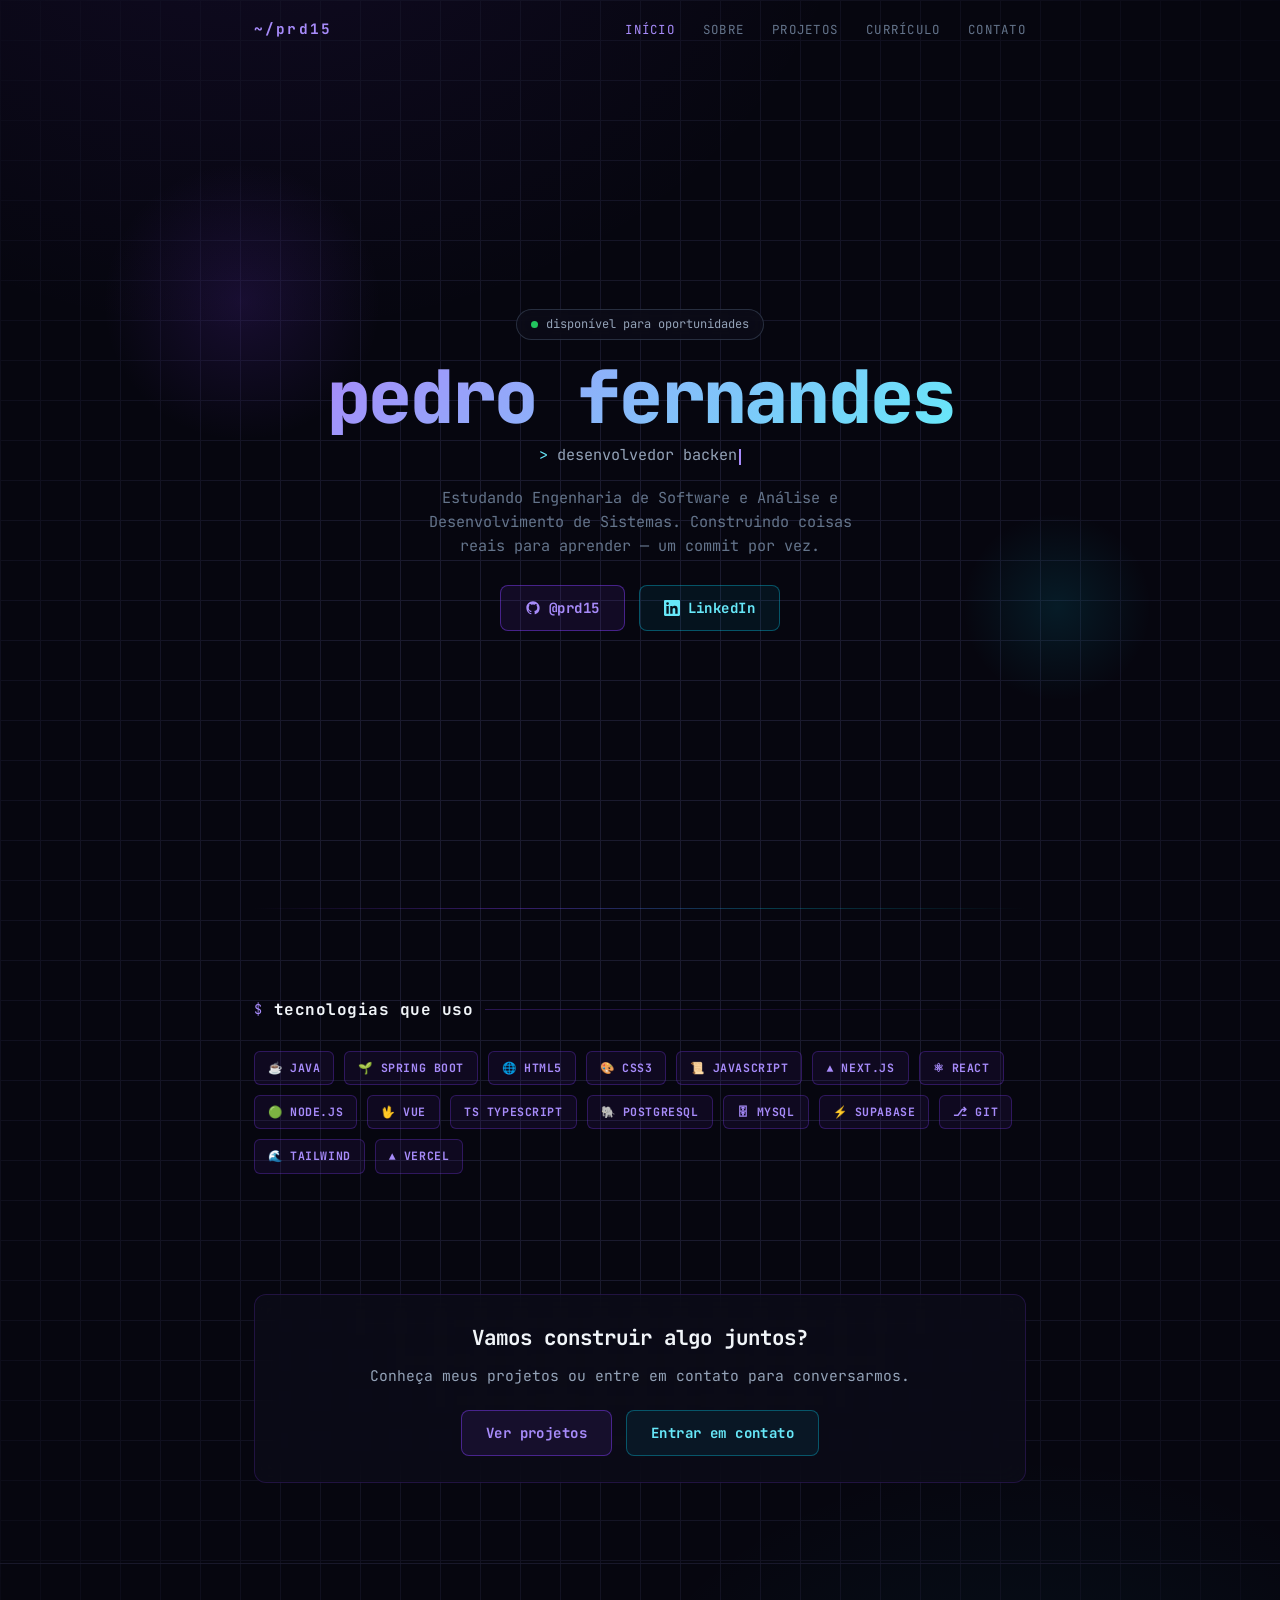
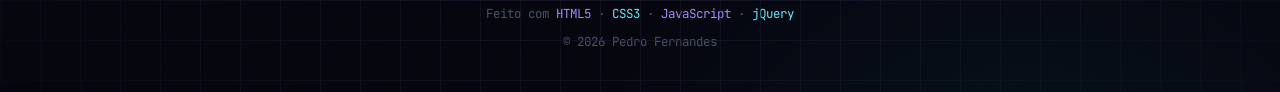
<file: index.html>
<!DOCTYPE html>
<html lang="pt-BR">
<head>
  <!-- ===== Meta básicas / SEO ===== -->
  <meta charset="UTF-8">
  <meta name="viewport" content="width=device-width, initial-scale=1.0">
  <title>Pedro Fernandes | Desenvolvedor Backend Java</title>
  <meta name="description" content="Portfólio de Pedro Fernandes — desenvolvedor backend focado em Java e Spring Boot. Estudante de Engenharia de Software e Análise e Desenvolvimento de Sistemas.">
  <meta name="keywords" content="Pedro Fernandes, desenvolvedor backend, Java, Spring Boot, portfólio, programador, Next.js">
  <meta name="author" content="Pedro Fernandes">
  <meta name="robots" content="index, follow">
  <link rel="canonical" href="https://prd15.github.io/portifolio/index.html">

  <!-- ===== Open Graph (compartilhamento em redes sociais) ===== -->
  <meta property="og:type" content="website">
  <meta property="og:title" content="Pedro Fernandes | Desenvolvedor Backend Java">
  <meta property="og:description" content="Portfólio de Pedro Fernandes — desenvolvedor backend focado em Java e Spring Boot.">
  <meta property="og:locale" content="pt_BR">

  <!-- ===== Ícone e estilos ===== -->
  <link rel="icon" type="image/svg+xml" href="img/favicon.svg">
  <link rel="stylesheet" href="css/style.css">
</head>
<body>
  <!-- Fundo em grade decorativo -->
  <div class="grid-bg" aria-hidden="true"></div>

  <!-- ===== Cabeçalho / Navegação (menu funcional) ===== -->
  <header class="site-header">
    <nav class="nav" aria-label="Navegação principal">
      <a href="index.html" class="nav__brand">~/prd15</a>

      <!-- Botão hamburguer (mobile) -->
      <button class="nav__toggle" aria-label="Abrir menu" aria-controls="menu" aria-expanded="false">
        <span></span><span></span><span></span>
      </button>

      <ul class="nav__links" id="menu">
        <li><a href="index.html">Início</a></li>
        <li><a href="sobre.html">Sobre</a></li>
        <li><a href="projetos.html">Projetos</a></li>
        <li><a href="curriculo.html">Currículo</a></li>
        <li><a href="contato.html">Contato</a></li>
      </ul>
    </nav>
  </header>

  <main>
    <!-- ===== Hero ===== -->
    <section class="hero">
      <span class="orb orb--1" aria-hidden="true"></span>
      <span class="orb orb--2" aria-hidden="true"></span>

      <span class="hero__badge">
        <span class="dot"></span> disponível para oportunidades
      </span>

      <h1 class="hero__title gradient-text">Pedro Fernandes</h1>

      <!-- Efeito máquina de escrever (preenchido por JavaScript) -->
      <p class="hero__typed">
        <span class="prompt">&gt;&nbsp;</span><span id="typed"></span><span class="cursor"></span>
      </p>

      <p class="hero__bio">
        Estudando Engenharia de Software e Análise e Desenvolvimento de Sistemas.
        Construindo coisas reais para aprender — um commit por vez.
      </p>

      <div class="hero__links">
        <a href="https://github.com/prd15" target="_blank" rel="noopener noreferrer" class="btn">
          <svg viewBox="0 0 24 24" aria-hidden="true"><path d="M12 2C6.477 2 2 6.484 2 12.017c0 4.425 2.865 8.18 6.839 9.504.5.092.682-.217.682-.483 0-.237-.008-.868-.013-1.703-2.782.605-3.369-1.343-3.369-1.343-.454-1.158-1.11-1.466-1.11-1.466-.908-.62.069-.608.069-.608 1.003.07 1.531 1.032 1.531 1.032.892 1.53 2.341 1.088 2.91.832.092-.647.35-1.088.636-1.338-2.22-.253-4.555-1.113-4.555-4.951 0-1.093.39-1.988 1.029-2.688-.103-.253-.446-1.272.098-2.65 0 0 .84-.27 2.75 1.026A9.564 9.564 0 0112 6.844a9.59 9.59 0 012.504.337c1.909-1.296 2.747-1.027 2.747-1.027.546 1.379.202 2.398.1 2.651.64.7 1.028 1.595 1.028 2.688 0 3.848-2.339 4.695-4.566 4.943.359.309.678.92.678 1.855 0 1.338-.012 2.419-.012 2.747 0 .268.18.58.688.482A10.02 10.02 0 0022 12.017C22 6.484 17.522 2 12 2Z"/></svg>
          @prd15
        </a>
        <a href="https://www.linkedin.com/in/pedro-henrique-fernandes-dev" target="_blank" rel="noopener noreferrer" class="btn btn--cyan">
          <svg viewBox="0 0 24 24" aria-hidden="true"><path d="M20.447 20.452h-3.554v-5.569c0-1.328-.027-3.037-1.852-3.037-1.853 0-2.136 1.445-2.136 2.939v5.667H9.351V9h3.414v1.561h.046c.477-.9 1.637-1.85 3.37-1.85 3.601 0 4.267 2.37 4.267 5.455v6.286zM5.337 7.433a2.062 2.062 0 01-2.063-2.065 2.064 2.064 0 112.063 2.065zm1.782 13.019H3.555V9h3.564v11.452zM22.225 0H1.771C.792 0 0 .774 0 1.729v20.542C0 23.227.792 24 1.771 24h20.451C23.2 24 24 23.227 24 22.271V1.729C24 .774 23.2 0 22.222 0h.003z"/></svg>
          LinkedIn
        </a>
      </div>
    </section>

    <div class="container"><div class="divider"></div></div>

    <!-- ===== Prévia: stack ===== -->
    <section class="section fade-in">
      <div class="container">
        <div class="section-label"><h2>tecnologias que uso</h2><span></span></div>
        <div class="tech-grid">
          <span class="tech-badge">☕ JAVA</span>
          <span class="tech-badge">🌱 SPRING BOOT</span>
          <span class="tech-badge">🌐 HTML5</span>
          <span class="tech-badge">🎨 CSS3</span>
          <span class="tech-badge">📜 JAVASCRIPT</span>
          <span class="tech-badge">▲ NEXT.JS</span>
          <span class="tech-badge">⚛ REACT</span>
          <span class="tech-badge">🟢 NODE.JS</span>
          <span class="tech-badge">🖖 VUE</span>
          <span class="tech-badge">TS TYPESCRIPT</span>
          <span class="tech-badge">🐘 POSTGRESQL</span>
          <span class="tech-badge">🗄 MYSQL</span>
          <span class="tech-badge">⚡ SUPABASE</span>
          <span class="tech-badge">⎇ GIT</span>
          <span class="tech-badge">🌊 TAILWIND</span>
          <span class="tech-badge">▲ VERCEL</span>
        </div>
      </div>
    </section>

    <!-- ===== Chamada para ação ===== -->
    <section class="section fade-in">
      <div class="container">
        <div class="glass-card" style="text-align:center;">
          <h2 style="color:var(--slate-100);font-size:1.3rem;margin-bottom:10px;">Vamos construir algo juntos?</h2>
          <p style="color:var(--slate-400);font-size:0.92rem;margin-bottom:22px;">
            Conheça meus projetos ou entre em contato para conversarmos.
          </p>
          <div style="display:flex;gap:14px;justify-content:center;flex-wrap:wrap;">
            <a href="projetos.html" class="btn">Ver projetos</a>
            <a href="contato.html" class="btn btn--cyan">Entrar em contato</a>
          </div>
        </div>
      </div>
    </section>
  </main>

  <!-- ===== Rodapé ===== -->
  <footer class="site-footer">
    <p class="built">Feito com <span class="p">HTML5</span> · <span class="c">CSS3</span> · <span class="p">JavaScript</span> · <span class="c">jQuery</span></p>
    <p class="copy">&copy; <span id="year">2026</span> Pedro Fernandes</p>
  </footer>

  <!-- ===== Scripts ===== -->
  <script src="js/jquery.min.js"></script>
  <script src="js/script.js"></script>
  <script>/* Ano dinâmico no rodapé */ document.getElementById('year').textContent = new Date().getFullYear();</script>
</body>
</html>
</file>
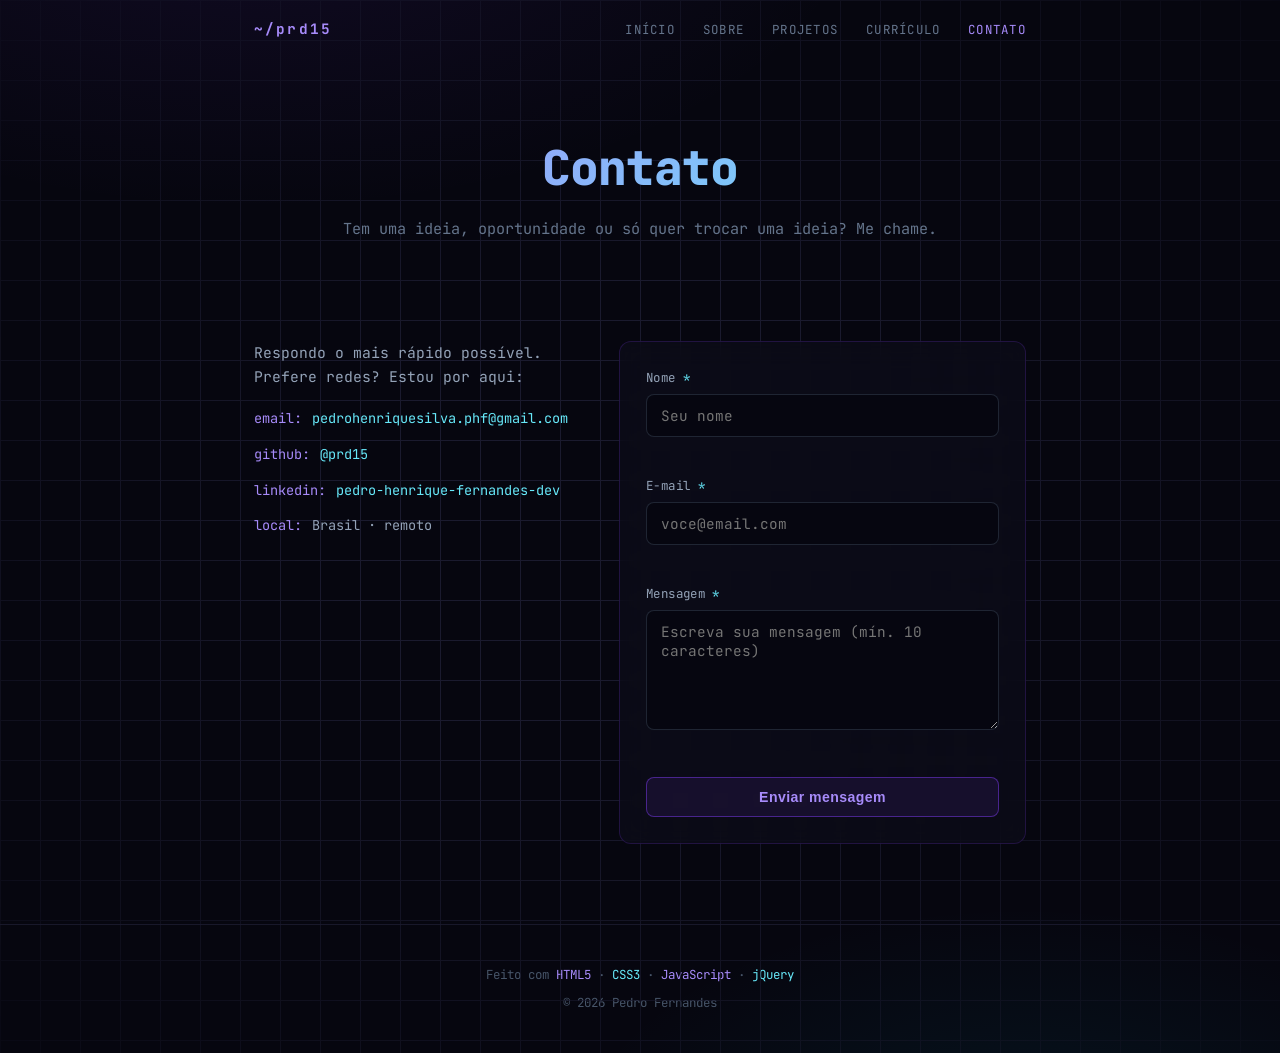
<file: contato.html>
<!DOCTYPE html>
<html lang="pt-BR">
<head>
  <!-- ===== Meta básicas / SEO ===== -->
  <meta charset="UTF-8">
  <meta name="viewport" content="width=device-width, initial-scale=1.0">
  <title>Contato | Pedro Fernandes</title>
  <meta name="description" content="Entre em contato com Pedro Fernandes. Envie uma mensagem pelo formulário ou conecte-se pelo GitHub e LinkedIn.">
  <meta name="keywords" content="Pedro Fernandes, contato, e-mail, formulário, LinkedIn, GitHub">
  <meta name="author" content="Pedro Fernandes">
  <meta name="robots" content="index, follow">
  <link rel="canonical" href="https://prd15.github.io/portifolio/contato.html">

  <!-- ===== Open Graph ===== -->
  <meta property="og:type" content="website">
  <meta property="og:title" content="Contato | Pedro Fernandes">
  <meta property="og:description" content="Entre em contato com Pedro Fernandes pelo formulário, GitHub ou LinkedIn.">
  <meta property="og:locale" content="pt_BR">

  <link rel="icon" type="image/svg+xml" href="img/favicon.svg">
  <link rel="stylesheet" href="css/style.css">
</head>
<body>
  <div class="grid-bg" aria-hidden="true"></div>

  <!-- ===== Cabeçalho / Navegação ===== -->
  <header class="site-header">
    <nav class="nav" aria-label="Navegação principal">
      <a href="index.html" class="nav__brand">~/prd15</a>
      <button class="nav__toggle" aria-label="Abrir menu" aria-controls="menu" aria-expanded="false">
        <span></span><span></span><span></span>
      </button>
      <ul class="nav__links" id="menu">
        <li><a href="index.html">Início</a></li>
        <li><a href="sobre.html">Sobre</a></li>
        <li><a href="projetos.html">Projetos</a></li>
        <li><a href="curriculo.html">Currículo</a></li>
        <li><a href="contato.html">Contato</a></li>
      </ul>
    </nav>
  </header>

  <main>
    <!-- ===== Título da página ===== -->
    <section class="page-hero">
      <div class="container">
        <h1 class="gradient-text">Contato</h1>
        <p>Tem uma ideia, oportunidade ou só quer trocar uma ideia? Me chame.</p>
      </div>
    </section>

    <!-- ===== Bloco de contato ===== -->
    <section class="section fade-in">
      <div class="container">
        <div class="contact-grid">

          <!-- Coluna de informações -->
          <div class="contact-info">
            <p>Respondo o mais rápido possível. Prefere redes? Estou por aqui:</p>
            <div class="info-item"><span class="k">email:</span>
              <a href="mailto:pedrohenriquesilva.phf@gmail.com" style="color:var(--cyan-light);">pedrohenriquesilva.phf@gmail.com</a>
            </div>
            <div class="info-item"><span class="k">github:</span>
              <a href="https://github.com/prd15" target="_blank" rel="noopener noreferrer" style="color:var(--cyan-light);">@prd15</a>
            </div>
            <div class="info-item"><span class="k">linkedin:</span>
              <a href="https://www.linkedin.com/in/pedro-henrique-fernandes-dev" target="_blank" rel="noopener noreferrer" style="color:var(--cyan-light);">pedro-henrique-fernandes-dev</a>
            </div>
            <div class="info-item"><span class="k">local:</span> Brasil · remoto</div>
          </div>

          <!-- Formulário com validação via JavaScript -->
          <div class="glass-card">
            <!-- novalidate: desativa a validação nativa para usarmos a nossa em JS -->
            <form id="contact-form" novalidate>
              <div class="form-group">
                <label for="nome">Nome <span class="req">*</span></label>
                <input type="text" id="nome" name="nome" class="form-control" placeholder="Seu nome" autocomplete="name">
                <span class="error-message" id="err-nome"></span>
              </div>

              <div class="form-group">
                <label for="email">E-mail <span class="req">*</span></label>
                <input type="email" id="email" name="email" class="form-control" placeholder="voce@email.com" autocomplete="email">
                <span class="error-message" id="err-email"></span>
              </div>

              <div class="form-group">
                <label for="mensagem">Mensagem <span class="req">*</span></label>
                <textarea id="mensagem" name="mensagem" class="form-control" placeholder="Escreva sua mensagem (mín. 10 caracteres)"></textarea>
                <span class="error-message" id="err-mensagem"></span>
              </div>

              <button type="submit" class="btn" style="width:100%;justify-content:center;">Enviar mensagem</button>

              <!-- Mensagem de sucesso exibida via JS -->
              <div class="form-success" id="form-success" role="status">
                ✓ Mensagem enviada com sucesso! Retornarei em breve.
              </div>
            </form>
          </div>

        </div>
      </div>
    </section>
  </main>

  <footer class="site-footer">
    <p class="built">Feito com <span class="p">HTML5</span> · <span class="c">CSS3</span> · <span class="p">JavaScript</span> · <span class="c">jQuery</span></p>
    <p class="copy">&copy; <span id="year">2026</span> Pedro Fernandes</p>
  </footer>

  <script src="js/jquery.min.js"></script>
  <script src="js/script.js"></script>
  <script>document.getElementById('year').textContent = new Date().getFullYear();</script>
</body>
</html>
</file>
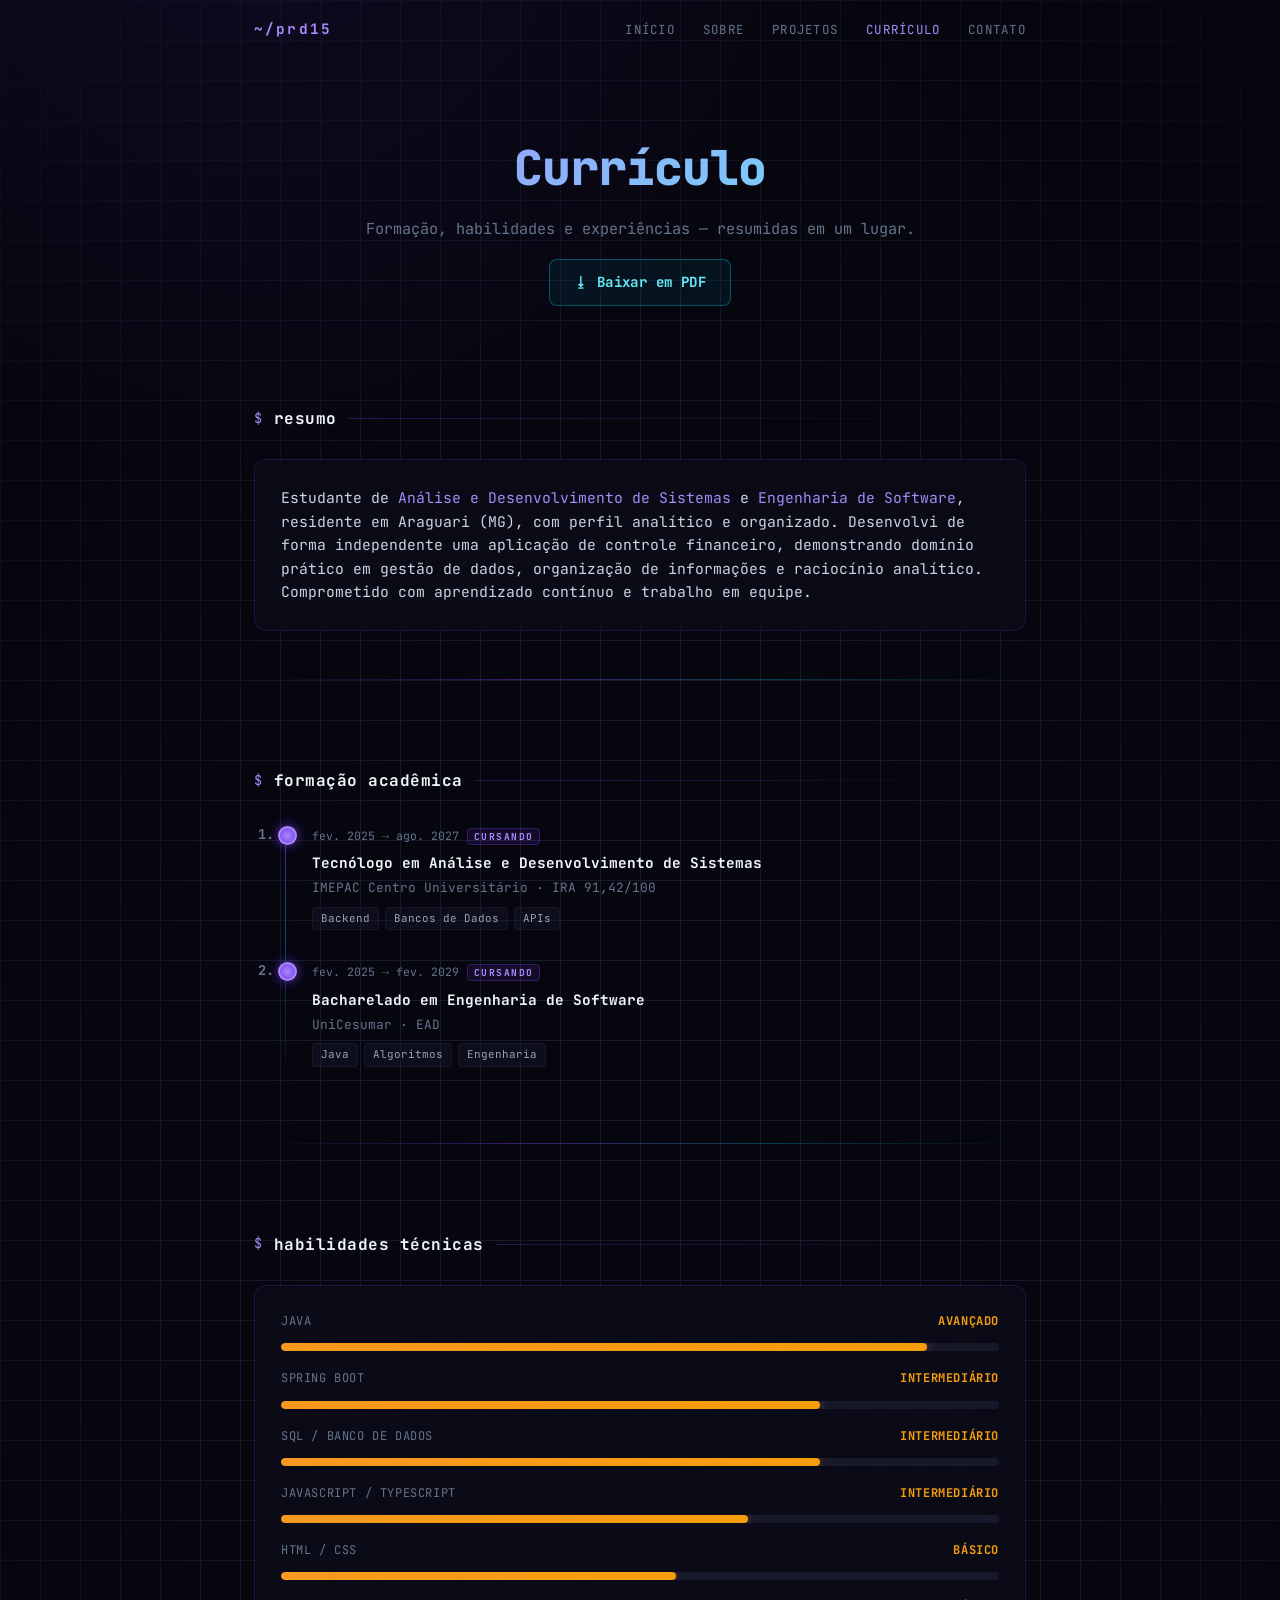
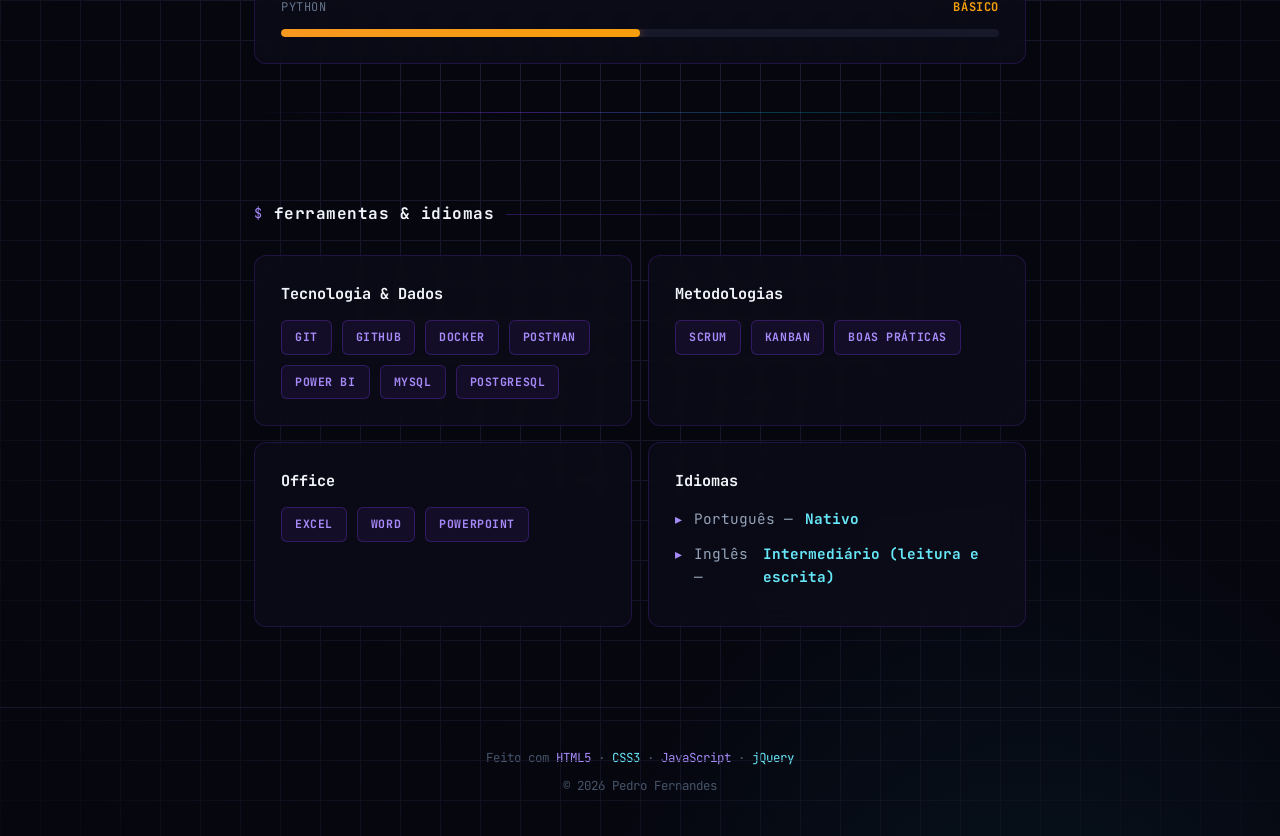
<file: curriculo.html>
<!DOCTYPE html>
<html lang="pt-BR">
<head>
  <!-- ===== Meta básicas / SEO ===== -->
  <meta charset="UTF-8">
  <meta name="viewport" content="width=device-width, initial-scale=1.0">
  <title>Currículo | Pedro Fernandes</title>
  <meta name="description" content="Currículo de Pedro Henrique Silva Fernandes — estudante de Análise e Desenvolvimento de Sistemas e Engenharia de Software, com foco em Java e desenvolvimento backend.">
  <meta name="keywords" content="Pedro Fernandes, currículo, resumo, formação, habilidades, Java, Spring Boot, desenvolvedor backend">
  <meta name="author" content="Pedro Fernandes">
  <meta name="robots" content="index, follow">
  <link rel="canonical" href="https://prd15.github.io/portifolio/curriculo.html">

  <!-- ===== Open Graph ===== -->
  <meta property="og:type" content="profile">
  <meta property="og:title" content="Currículo | Pedro Fernandes">
  <meta property="og:description" content="Formação, habilidades e experiências de Pedro Henrique Silva Fernandes.">
  <meta property="og:locale" content="pt_BR">

  <link rel="icon" type="image/svg+xml" href="img/favicon.svg">
  <link rel="stylesheet" href="css/style.css">
</head>
<body>
  <div class="grid-bg" aria-hidden="true"></div>

  <!-- ===== Cabeçalho / Navegação ===== -->
  <header class="site-header">
    <nav class="nav" aria-label="Navegação principal">
      <a href="index.html" class="nav__brand">~/prd15</a>
      <button class="nav__toggle" aria-label="Abrir menu" aria-controls="menu" aria-expanded="false">
        <span></span><span></span><span></span>
      </button>
      <ul class="nav__links" id="menu">
        <li><a href="index.html">Início</a></li>
        <li><a href="sobre.html">Sobre</a></li>
        <li><a href="projetos.html">Projetos</a></li>
        <li><a href="curriculo.html">Currículo</a></li>
        <li><a href="contato.html">Contato</a></li>
      </ul>
    </nav>
  </header>

  <main>
    <!-- ===== Título da página ===== -->
    <section class="page-hero">
      <div class="container">
        <h1 class="gradient-text">Currículo</h1>
        <p>Formação, habilidades e experiências — resumidas em um lugar.</p>
        <!-- Botão para baixar o currículo em PDF -->
        <a href="curriculo-pedro-fernandes.pdf" download class="btn btn--cyan" style="margin-top:18px;">
          ⭳ Baixar em PDF
        </a>
      </div>
    </section>

    <!-- ===== Resumo ===== -->
    <section class="section fade-in">
      <div class="container">
        <div class="section-label"><h2>resumo</h2><span></span></div>
        <div class="glass-card">
          <p style="color:var(--slate-300);font-size:0.92rem;">
            Estudante de <span style="color:var(--purple-light);">Análise e Desenvolvimento de Sistemas</span>
            e <span style="color:var(--purple-light);">Engenharia de Software</span>, residente em Araguari (MG),
            com perfil analítico e organizado. Desenvolvi de forma independente uma aplicação de controle
            financeiro, demonstrando domínio prático em gestão de dados, organização de informações e
            raciocínio analítico. Comprometido com aprendizado contínuo e trabalho em equipe.
          </p>
        </div>
      </div>
    </section>

    <div class="container"><div class="divider"></div></div>

    <!-- ===== Formação acadêmica ===== -->
    <section class="section fade-in">
      <div class="container">
        <div class="section-label"><h2>formação acadêmica</h2><span></span></div>
        <ol class="timeline">
          <li class="timeline__item current">
            <span class="timeline__period">fev. 2025 → ago. 2027</span><span class="timeline__now">CURSANDO</span>
            <h3 class="timeline__title">Tecnólogo em Análise e Desenvolvimento de Sistemas</h3>
            <p class="timeline__place">IMEPAC Centro Universitário · IRA 91,42/100</p>
            <div class="tags"><span>Backend</span><span>Bancos de Dados</span><span>APIs</span></div>
          </li>
          <li class="timeline__item current">
            <span class="timeline__period">fev. 2025 → fev. 2029</span><span class="timeline__now">CURSANDO</span>
            <h3 class="timeline__title">Bacharelado em Engenharia de Software</h3>
            <p class="timeline__place">UniCesumar · EAD</p>
            <div class="tags"><span>Java</span><span>Algoritmos</span><span>Engenharia</span></div>
          </li>
        </ol>
      </div>
    </section>

    <div class="container"><div class="divider"></div></div>

    <!-- ===== Habilidades (barras animadas ao aparecer) ===== -->
    <section class="section fade-in">
      <div class="container">
        <div class="section-label"><h2>habilidades técnicas</h2><span></span></div>

        <div class="glass-card">
          <!-- Cada barra tem data-width; o JavaScript anima a largura ao entrar na tela -->
          <div class="skill-row">
            <div class="lang-bar-head"><span>Java</span><span class="val">Avançado</span></div>
            <div class="lang-bar"><div class="lang-bar__fill" data-width="90%"></div></div>
          </div>
          <div class="skill-row">
            <div class="lang-bar-head"><span>Spring Boot</span><span class="val">Intermediário</span></div>
            <div class="lang-bar"><div class="lang-bar__fill" data-width="75%"></div></div>
          </div>
          <div class="skill-row">
            <div class="lang-bar-head"><span>SQL / Banco de Dados</span><span class="val">Intermediário</span></div>
            <div class="lang-bar"><div class="lang-bar__fill" data-width="75%"></div></div>
          </div>
          <div class="skill-row">
            <div class="lang-bar-head"><span>JavaScript / TypeScript</span><span class="val">Intermediário</span></div>
            <div class="lang-bar"><div class="lang-bar__fill" data-width="65%"></div></div>
          </div>
          <div class="skill-row">
            <div class="lang-bar-head"><span>HTML / CSS</span><span class="val">Básico</span></div>
            <div class="lang-bar"><div class="lang-bar__fill" data-width="55%"></div></div>
          </div>
          <div class="skill-row" style="margin-bottom:0;">
            <div class="lang-bar-head"><span>Python</span><span class="val">Básico</span></div>
            <div class="lang-bar"><div class="lang-bar__fill" data-width="50%"></div></div>
          </div>
        </div>
      </div>
    </section>

    <div class="container"><div class="divider"></div></div>

    <!-- ===== Ferramentas, metodologias e idiomas ===== -->
    <section class="section fade-in">
      <div class="container">
        <div class="section-label"><h2>ferramentas &amp; idiomas</h2><span></span></div>

        <div class="cv-cards">
          <div class="glass-card">
            <h3 class="cv-card__title">Tecnologia &amp; Dados</h3>
            <div class="tech-grid">
              <span class="tech-badge">GIT</span><span class="tech-badge">GITHUB</span>
              <span class="tech-badge">DOCKER</span><span class="tech-badge">POSTMAN</span>
              <span class="tech-badge">POWER BI</span><span class="tech-badge">MYSQL</span>
              <span class="tech-badge">POSTGRESQL</span>
            </div>
          </div>

          <div class="glass-card">
            <h3 class="cv-card__title">Metodologias</h3>
            <div class="tech-grid">
              <span class="tech-badge">SCRUM</span><span class="tech-badge">KANBAN</span>
              <span class="tech-badge">BOAS PRÁTICAS</span>
            </div>
          </div>

          <div class="glass-card">
            <h3 class="cv-card__title">Office</h3>
            <div class="tech-grid">
              <span class="tech-badge">EXCEL</span><span class="tech-badge">WORD</span>
              <span class="tech-badge">POWERPOINT</span>
            </div>
          </div>

          <div class="glass-card">
            <h3 class="cv-card__title">Idiomas</h3>
            <ul class="bullet-list" style="margin:0;">
              <li>Português — <span class="hl-cyan">Nativo</span></li>
              <li>Inglês — <span class="hl-cyan">Intermediário (leitura e escrita)</span></li>
            </ul>
          </div>
        </div>
      </div>
    </section>
  </main>

  <footer class="site-footer">
    <p class="built">Feito com <span class="p">HTML5</span> · <span class="c">CSS3</span> · <span class="p">JavaScript</span> · <span class="c">jQuery</span></p>
    <p class="copy">&copy; <span id="year">2026</span> Pedro Fernandes</p>
  </footer>

  <script src="js/jquery.min.js"></script>
  <script src="js/script.js"></script>
  <script>document.getElementById('year').textContent = new Date().getFullYear();</script>
</body>
</html>
</file>
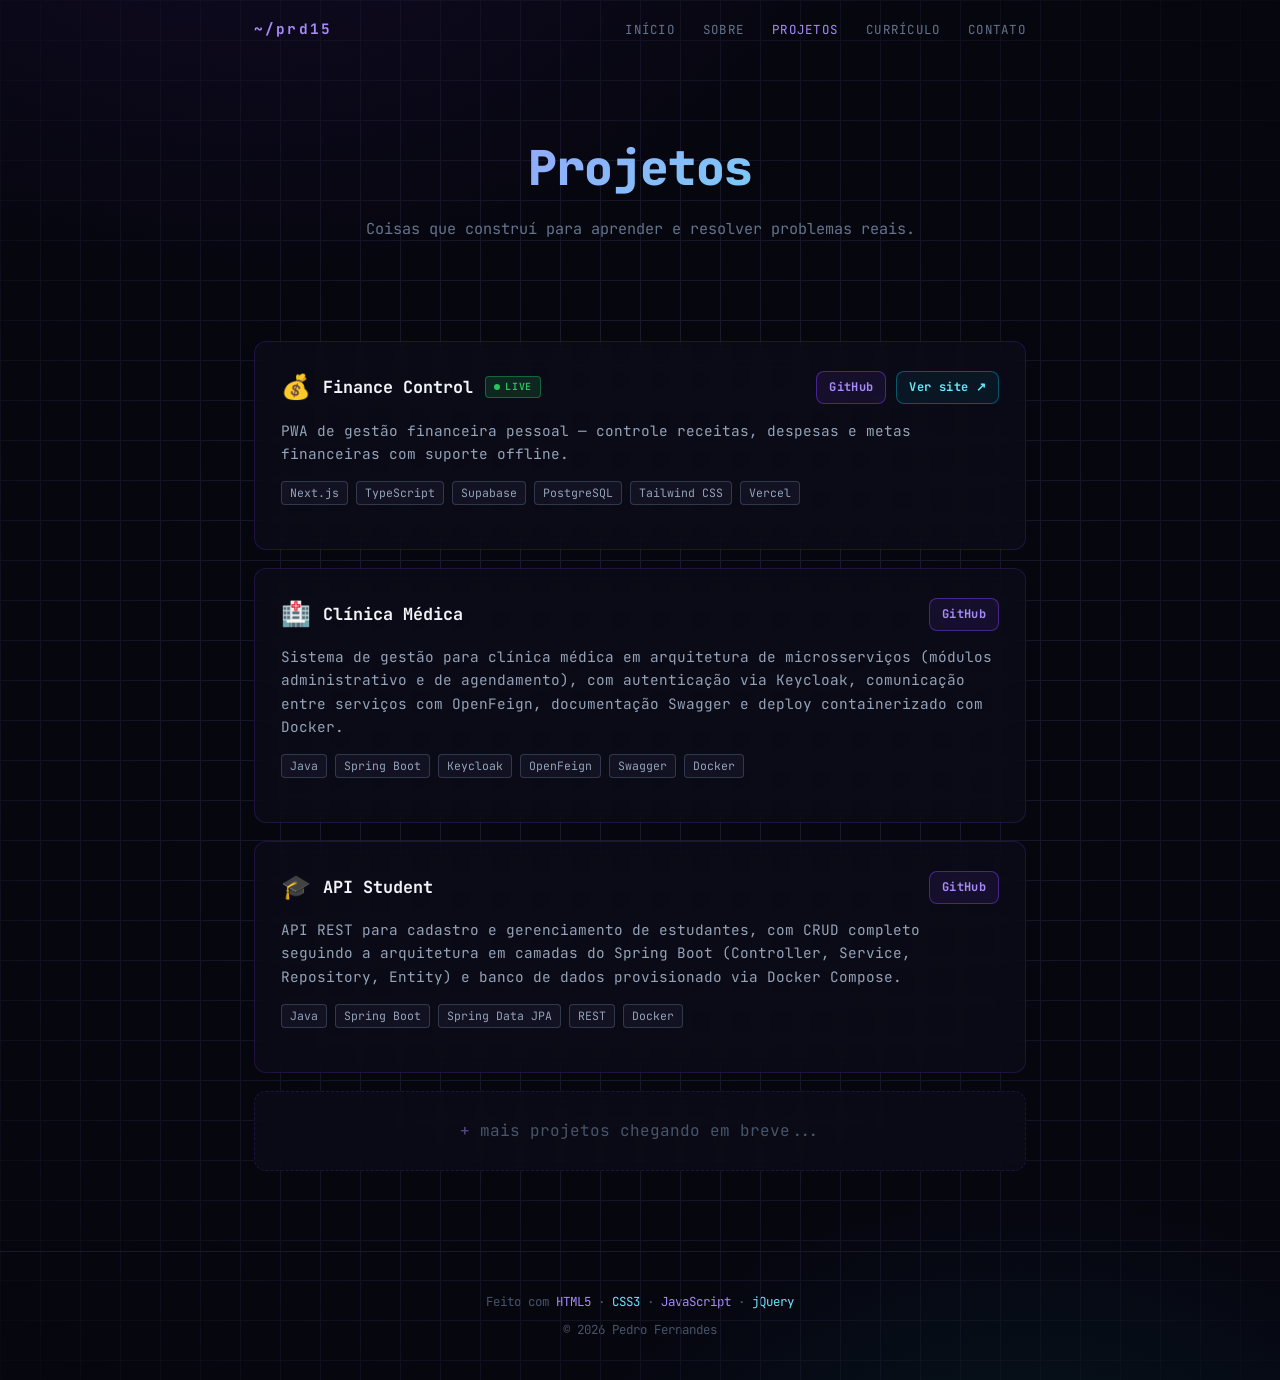
<file: projetos.html>
<!DOCTYPE html>
<html lang="pt-BR">
<head>
  <!-- ===== Meta básicas / SEO ===== -->
  <meta charset="UTF-8">
  <meta name="viewport" content="width=device-width, initial-scale=1.0">
  <title>Projetos | Pedro Fernandes</title>
  <meta name="description" content="Projetos desenvolvidos por Pedro Fernandes, incluindo o Finance Control — um PWA de gestão financeira feito com Next.js, Supabase e PostgreSQL.">
  <meta name="keywords" content="Pedro Fernandes, projetos, portfólio, Finance Control, Next.js, Supabase, PostgreSQL, PWA">
  <meta name="author" content="Pedro Fernandes">
  <meta name="robots" content="index, follow">
  <link rel="canonical" href="https://prd15.github.io/portifolio/projetos.html">

  <!-- ===== Open Graph ===== -->
  <meta property="og:type" content="website">
  <meta property="og:title" content="Projetos | Pedro Fernandes">
  <meta property="og:description" content="Projetos desenvolvidos por Pedro Fernandes, incluindo o Finance Control.">
  <meta property="og:locale" content="pt_BR">

  <link rel="icon" type="image/svg+xml" href="img/favicon.svg">
  <link rel="stylesheet" href="css/style.css">
</head>
<body>
  <div class="grid-bg" aria-hidden="true"></div>

  <!-- ===== Cabeçalho / Navegação ===== -->
  <header class="site-header">
    <nav class="nav" aria-label="Navegação principal">
      <a href="index.html" class="nav__brand">~/prd15</a>
      <button class="nav__toggle" aria-label="Abrir menu" aria-controls="menu" aria-expanded="false">
        <span></span><span></span><span></span>
      </button>
      <ul class="nav__links" id="menu">
        <li><a href="index.html">Início</a></li>
        <li><a href="sobre.html">Sobre</a></li>
        <li><a href="projetos.html">Projetos</a></li>
        <li><a href="curriculo.html">Currículo</a></li>
        <li><a href="contato.html">Contato</a></li>
      </ul>
    </nav>
  </header>

  <main>
    <!-- ===== Título da página ===== -->
    <section class="page-hero">
      <div class="container">
        <h1 class="gradient-text">Projetos</h1>
        <p>Coisas que construí para aprender e resolver problemas reais.</p>
      </div>
    </section>

    <!-- ===== Lista de projetos ===== -->
    <section class="section fade-in">
      <div class="container">
        <div class="projects-grid">

          <!-- Projeto 1 -->
          <article class="glass-card">
            <div class="project__head">
              <div class="project__title">
                <span class="emoji" aria-hidden="true">💰</span>
                <h3>Finance Control</h3>
                <span class="live-badge"><span class="live-dot"></span> LIVE</span>
              </div>
              <div class="project__links">
                <a href="https://github.com/prd15/FinanceControl" target="_blank" rel="noopener noreferrer" class="btn" style="padding:6px 12px;font-size:0.75rem;">GitHub</a>
                <a href="https://financecontrol.online" target="_blank" rel="noopener noreferrer" class="btn btn--cyan" style="padding:6px 12px;font-size:0.75rem;">Ver site ↗</a>
              </div>
            </div>
            <p class="project__desc">
              PWA de gestão financeira pessoal — controle receitas, despesas e metas
              financeiras com suporte offline.
            </p>
            <div class="project__stack">
              <span>Next.js</span><span>TypeScript</span><span>Supabase</span>
              <span>PostgreSQL</span><span>Tailwind CSS</span><span>Vercel</span>
            </div>
          </article>

          <!-- Projeto 2 -->
          <article class="glass-card">
            <div class="project__head">
              <div class="project__title">
                <span class="emoji" aria-hidden="true">🏥</span>
                <h3>Clínica Médica</h3>
              </div>
              <div class="project__links">
                <a href="https://github.com/prd15/clinica-medica" target="_blank" rel="noopener noreferrer" class="btn" style="padding:6px 12px;font-size:0.75rem;">GitHub</a>
              </div>
            </div>
            <p class="project__desc">
              Sistema de gestão para clínica médica em arquitetura de microsserviços
              (módulos administrativo e de agendamento), com autenticação via Keycloak,
              comunicação entre serviços com OpenFeign, documentação Swagger e deploy
              containerizado com Docker.
            </p>
            <div class="project__stack">
              <span>Java</span><span>Spring Boot</span><span>Keycloak</span>
              <span>OpenFeign</span><span>Swagger</span><span>Docker</span>
            </div>
          </article>

          <!-- Projeto 3 -->
          <article class="glass-card">
            <div class="project__head">
              <div class="project__title">
                <span class="emoji" aria-hidden="true">🎓</span>
                <h3>API Student</h3>
              </div>
              <div class="project__links">
                <a href="https://github.com/prd15/api-student" target="_blank" rel="noopener noreferrer" class="btn" style="padding:6px 12px;font-size:0.75rem;">GitHub</a>
              </div>
            </div>
            <p class="project__desc">
              API REST para cadastro e gerenciamento de estudantes, com CRUD completo
              seguindo a arquitetura em camadas do Spring Boot (Controller, Service,
              Repository, Entity) e banco de dados provisionado via Docker Compose.
            </p>
            <div class="project__stack">
              <span>Java</span><span>Spring Boot</span><span>Spring Data JPA</span>
              <span>REST</span><span>Docker</span>
            </div>
          </article>

          <!-- Placeholder "em breve" -->
          <div class="glass-card" style="border-style:dashed;text-align:center;color:var(--slate-600);">
            <span style="color:rgba(167,139,250,0.5);">+</span> mais projetos chegando em breve...
          </div>

        </div>
      </div>
    </section>
  </main>

  <footer class="site-footer">
    <p class="built">Feito com <span class="p">HTML5</span> · <span class="c">CSS3</span> · <span class="p">JavaScript</span> · <span class="c">jQuery</span></p>
    <p class="copy">&copy; <span id="year">2026</span> Pedro Fernandes</p>
  </footer>

  <script src="js/jquery.min.js"></script>
  <script src="js/script.js"></script>
  <script>document.getElementById('year').textContent = new Date().getFullYear();</script>
</body>
</html>
</file>
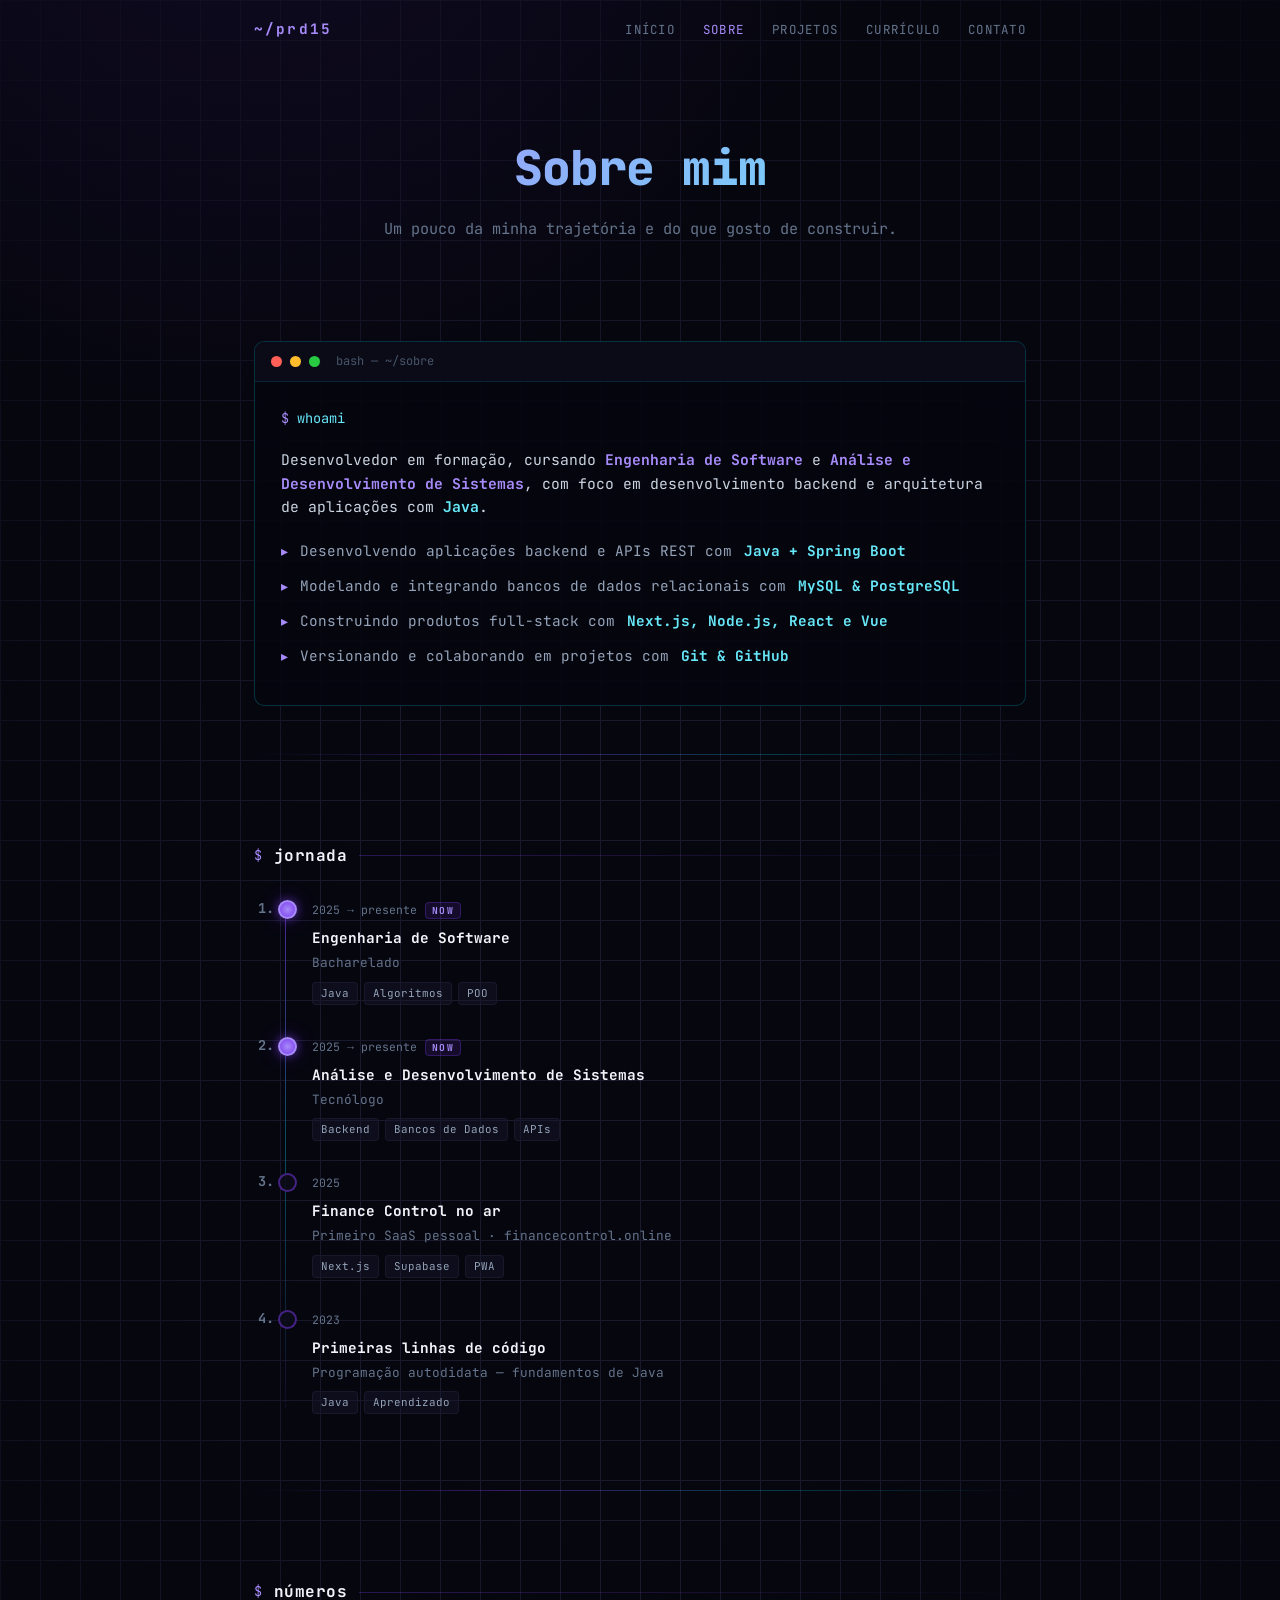
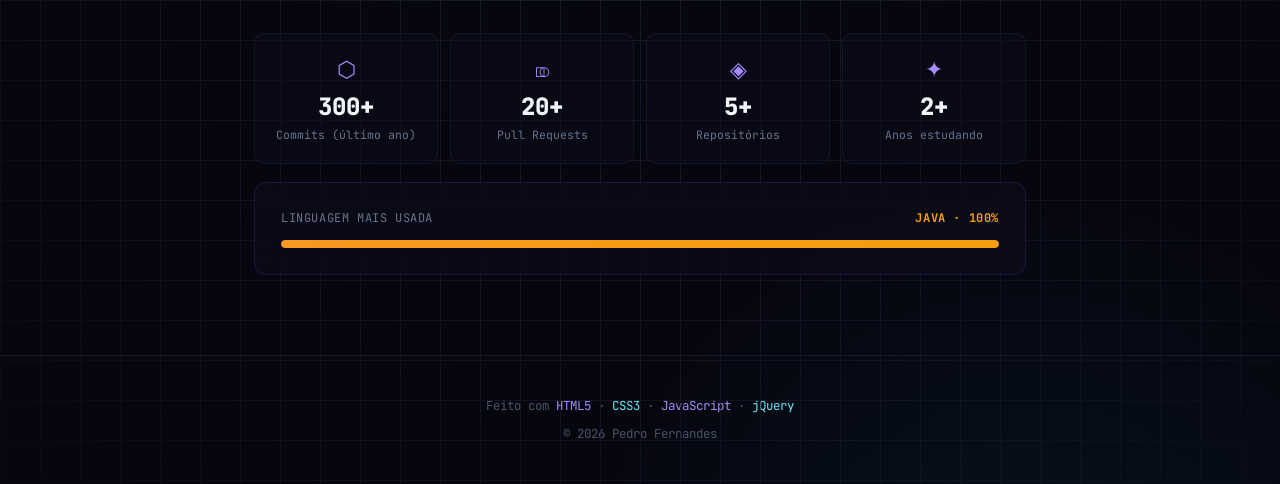
<file: sobre.html>
<!DOCTYPE html>
<html lang="pt-BR">
<head>
  <!-- ===== Meta básicas / SEO ===== -->
  <meta charset="UTF-8">
  <meta name="viewport" content="width=device-width, initial-scale=1.0">
  <title>Sobre | Pedro Fernandes</title>
  <meta name="description" content="Conheça Pedro Fernandes: desenvolvedor backend em formação, focado em Java, Spring Boot e modelagem de bancos de dados. Veja sua jornada e trajetória.">
  <meta name="keywords" content="Pedro Fernandes, sobre, desenvolvedor backend, Java, Spring Boot, trajetória, jornada">
  <meta name="author" content="Pedro Fernandes">
  <meta name="robots" content="index, follow">
  <link rel="canonical" href="https://prd15.github.io/portifolio/sobre.html">

  <!-- ===== Open Graph ===== -->
  <meta property="og:type" content="profile">
  <meta property="og:title" content="Sobre | Pedro Fernandes">
  <meta property="og:description" content="Desenvolvedor backend em formação, focado em Java e Spring Boot.">
  <meta property="og:locale" content="pt_BR">

  <link rel="icon" type="image/svg+xml" href="img/favicon.svg">
  <link rel="stylesheet" href="css/style.css">
</head>
<body>
  <div class="grid-bg" aria-hidden="true"></div>

  <!-- ===== Cabeçalho / Navegação ===== -->
  <header class="site-header">
    <nav class="nav" aria-label="Navegação principal">
      <a href="index.html" class="nav__brand">~/prd15</a>
      <button class="nav__toggle" aria-label="Abrir menu" aria-controls="menu" aria-expanded="false">
        <span></span><span></span><span></span>
      </button>
      <ul class="nav__links" id="menu">
        <li><a href="index.html">Início</a></li>
        <li><a href="sobre.html">Sobre</a></li>
        <li><a href="projetos.html">Projetos</a></li>
        <li><a href="curriculo.html">Currículo</a></li>
        <li><a href="contato.html">Contato</a></li>
      </ul>
    </nav>
  </header>

  <main>
    <!-- ===== Título da página ===== -->
    <section class="page-hero">
      <div class="container">
        <h1 class="gradient-text">Sobre mim</h1>
        <p>Um pouco da minha trajetória e do que gosto de construir.</p>
      </div>
    </section>

    <!-- ===== whoami (cartão terminal) ===== -->
    <section class="section fade-in">
      <div class="container">
        <article class="terminal-card">
          <div class="terminal-card__header">
            <span class="terminal-dot" style="background:#ff5f57;"></span>
            <span class="terminal-dot" style="background:#ffbd2e;"></span>
            <span class="terminal-dot" style="background:#28ca41;"></span>
            <span class="label">bash — ~/sobre</span>
          </div>
          <div class="terminal-card__body">
            <p class="cmd">whoami</p>
            <p class="about-text">
              Desenvolvedor em formação, cursando <span class="hl">Engenharia de Software</span> e
              <span class="hl">Análise e Desenvolvimento de Sistemas</span>, com foco em desenvolvimento
              backend e arquitetura de aplicações com <span class="hl-cyan">Java</span>.
            </p>
            <ul class="bullet-list">
              <li>Desenvolvendo aplicações backend e APIs REST com <span class="hl-cyan">Java + Spring Boot</span></li>
              <li>Modelando e integrando bancos de dados relacionais com <span class="hl-cyan">MySQL &amp; PostgreSQL</span></li>
              <li>Construindo produtos full-stack com <span class="hl-cyan">Next.js, Node.js, React e Vue</span></li>
              <li>Versionando e colaborando em projetos com <span class="hl-cyan">Git &amp; GitHub</span></li>
            </ul>
          </div>
        </article>
      </div>
    </section>

    <div class="container"><div class="divider"></div></div>

    <!-- ===== Linha do tempo ===== -->
    <section class="section fade-in">
      <div class="container">
        <div class="section-label"><h2>jornada</h2><span></span></div>

        <ol class="timeline">
          <li class="timeline__item current">
            <span class="timeline__period">2025 → presente</span><span class="timeline__now">NOW</span>
            <h3 class="timeline__title">Engenharia de Software</h3>
            <p class="timeline__place">Bacharelado</p>
            <div class="tags"><span>Java</span><span>Algoritmos</span><span>POO</span></div>
          </li>
          <li class="timeline__item current">
            <span class="timeline__period">2025 → presente</span><span class="timeline__now">NOW</span>
            <h3 class="timeline__title">Análise e Desenvolvimento de Sistemas</h3>
            <p class="timeline__place">Tecnólogo</p>
            <div class="tags"><span>Backend</span><span>Bancos de Dados</span><span>APIs</span></div>
          </li>
          <li class="timeline__item">
            <span class="timeline__period">2025</span>
            <h3 class="timeline__title">Finance Control no ar</h3>
            <p class="timeline__place">Primeiro SaaS pessoal · financecontrol.online</p>
            <div class="tags"><span>Next.js</span><span>Supabase</span><span>PWA</span></div>
          </li>
          <li class="timeline__item">
            <span class="timeline__period">2023</span>
            <h3 class="timeline__title">Primeiras linhas de código</h3>
            <p class="timeline__place">Programação autodidata — fundamentos de Java</p>
            <div class="tags"><span>Java</span><span>Aprendizado</span></div>
          </li>
        </ol>
      </div>
    </section>

    <div class="container"><div class="divider"></div></div>

    <!-- ===== Estatísticas + barra de linguagem (animada) ===== -->
    <section class="section fade-in">
      <div class="container">
        <div class="section-label"><h2>números</h2><span></span></div>

        <div class="stat-grid">
          <div class="stat-card"><div class="icon">⬡</div><div class="num">300+</div><div class="lbl">Commits (último ano)</div></div>
          <div class="stat-card"><div class="icon">⎄</div><div class="num">20+</div><div class="lbl">Pull Requests</div></div>
          <div class="stat-card"><div class="icon">◈</div><div class="num">5+</div><div class="lbl">Repositórios</div></div>
          <div class="stat-card"><div class="icon">✦</div><div class="num">2+</div><div class="lbl">Anos estudando</div></div>
        </div>

        <div class="glass-card">
          <div class="lang-bar-head">
            <span>Linguagem mais usada</span>
            <span class="val">Java · 100%</span>
          </div>
          <!-- data-width é lido pelo JS para animar a largura ao aparecer -->
          <div class="lang-bar"><div class="lang-bar__fill" data-width="100%"></div></div>
        </div>
      </div>
    </section>
  </main>

  <footer class="site-footer">
    <p class="built">Feito com <span class="p">HTML5</span> · <span class="c">CSS3</span> · <span class="p">JavaScript</span> · <span class="c">jQuery</span></p>
    <p class="copy">&copy; <span id="year">2026</span> Pedro Fernandes</p>
  </footer>

  <script src="js/jquery.min.js"></script>
  <script src="js/script.js"></script>
  <script>document.getElementById('year').textContent = new Date().getFullYear();</script>
</body>
</html>
</file>
<file: css/style.css>
/* ============================================================================
   Portfólio · Pedro Fernandes
   Folha de estilo principal (CSS3) — compartilhada por todas as páginas.
   Tema: dark / terminal · roxo (#7c3aed) + ciano (#06b6d4)
   Autor: Pedro Fernandes
   ========================================================================== */

/* ---------------------------------------------------------------------------
   0. Fonte JetBrains Mono (bundled localmente para funcionar offline)
   Mesma tipografia monoespaçada do portfólio original.
--------------------------------------------------------------------------- */
@font-face {
  font-family: 'JetBrains Mono';
  font-style: normal;
  font-weight: 400;
  font-display: swap;
  src: url('../fonts/jetbrainsmono-400.woff2') format('woff2');
}
@font-face {
  font-family: 'JetBrains Mono';
  font-style: normal;
  font-weight: 500;
  font-display: swap;
  src: url('../fonts/jetbrainsmono-500.woff2') format('woff2');
}
@font-face {
  font-family: 'JetBrains Mono';
  font-style: normal;
  font-weight: 700;
  font-display: swap;
  src: url('../fonts/jetbrainsmono-700.woff2') format('woff2');
}
@font-face {
  font-family: 'JetBrains Mono';
  font-style: normal;
  font-weight: 800;
  font-display: swap;
  src: url('../fonts/jetbrainsmono-800.woff2') format('woff2');
}

/* ---------------------------------------------------------------------------
   1. Variáveis de tema (CSS Custom Properties)
   Centralizam as cores para manter consistência e facilitar manutenção.
--------------------------------------------------------------------------- */
:root {
  --bg: #06060f;
  --surface: #0d0d1a;
  --border: #1a1a2e;
  --purple: #7c3aed;
  --purple-light: #a78bfa;
  --cyan: #06b6d4;
  --cyan-light: #67e8f9;
  --green: #22c55e;
  --slate-100: #f1f5f9;
  --slate-300: #cbd5e1;
  --slate-400: #94a3b8;
  --slate-500: #64748b;
  --slate-600: #475569;
  --max-width: 820px;
  /* Pilha de fontes monoespaçadas: JetBrains Mono (local) + fallbacks do sistema */
  --font-mono: 'JetBrains Mono', 'SFMono-Regular', 'Consolas', 'Liberation Mono', 'Menlo', monospace;
}

/* ---------------------------------------------------------------------------
   2. Reset básico e tipografia global
--------------------------------------------------------------------------- */
* {
  box-sizing: border-box;
  margin: 0;
  padding: 0;
  /* Remove o flash/caixa azul de toque no mobile (iOS/Android) */
  -webkit-tap-highlight-color: transparent;
}

html {
  scroll-behavior: smooth;
}

body {
  /* Tipografia monoespaçada em todo o site, como no portfólio original */
  font-family: var(--font-mono);
  color: var(--slate-300);
  background-color: var(--bg);
  /* Dois brilhos radiais dão profundidade ao fundo escuro */
  background-image:
    radial-gradient(ellipse 80% 50% at 20% -10%, #7c3aed18 0%, transparent 60%),
    radial-gradient(ellipse 60% 40% at 80% 110%, #06b6d415 0%, transparent 60%);
  /* position relative faz o .grid-bg (absolute) cobrir toda a altura da página,
     inclusive em capturas de tela de página inteira */
  position: relative;
  min-height: 100vh;
  overflow-x: hidden;
  line-height: 1.6;
}

a { text-decoration: none; color: inherit; }
ul { list-style: none; }
img { max-width: 100%; display: block; }

/* Fundo em grade animado (efeito visual "terminal") */
.grid-bg {
  /* absolute (não fixed) para cobrir toda a altura do documento e aparecer
     por completo em capturas de tela de página inteira */
  position: absolute;
  inset: 0;
  z-index: 0;
  background-image:
    linear-gradient(to right, #1a1a2e 1px, transparent 1px),
    linear-gradient(to bottom, #1a1a2e 1px, transparent 1px);
  background-size: 40px 40px;
  -webkit-mask-image: radial-gradient(ellipse 80% 80% at 50% 50%, black 30%, transparent 100%);
  mask-image: radial-gradient(ellipse 80% 80% at 50% 50%, black 30%, transparent 100%);
  pointer-events: none;
}

/* Container centralizado reutilizável */
.container {
  max-width: var(--max-width);
  margin: 0 auto;
  padding: 0 24px;
  position: relative;
  z-index: 1;
}

/* ---------------------------------------------------------------------------
   3. Cabeçalho / Navegação (menu funcional e responsivo)
--------------------------------------------------------------------------- */
.site-header {
  position: fixed;
  top: 0;
  left: 0;
  right: 0;
  z-index: 50;
  transition: background 0.3s ease, border-color 0.3s ease, backdrop-filter 0.3s ease;
  border-bottom: 1px solid transparent;
}
/* Classe adicionada via JS quando a página é rolada */
.site-header.scrolled {
  background: rgba(6, 6, 15, 0.85);
  backdrop-filter: blur(16px);
  border-bottom: 1px solid rgba(26, 26, 46, 0.8);
}

.nav {
  max-width: var(--max-width);
  margin: 0 auto;
  padding: 16px 24px;
  display: flex;
  align-items: center;
  justify-content: space-between;
}

.nav__brand {
  color: var(--purple-light);
  font-family: var(--font-mono);
  font-size: 0.9rem;
  font-weight: 700;
  letter-spacing: 0.15em;
}

.nav__links {
  display: flex;
  align-items: center;
  gap: 28px;
}
.nav__links a {
  font-size: 0.78rem;
  color: var(--slate-500);
  letter-spacing: 0.1em;
  text-transform: uppercase;
  transition: color 0.2s ease;
}
.nav__links a:hover { color: var(--purple-light); }
/* Item ativo (página atual) destacado */
.nav__links a.active { color: var(--purple-light); }

/* Botão hamburguer — só aparece no mobile */
.nav__toggle {
  display: none;
  flex-direction: column;
  gap: 5px;
  background: none;
  border: none;
  cursor: pointer;
  padding: 6px;
}
.nav__toggle span {
  width: 24px;
  height: 2px;
  background: var(--purple-light);
  border-radius: 2px;
  transition: transform 0.3s ease, opacity 0.3s ease;
}
/* Animação do hamburguer para "X" quando aberto */
.nav__toggle.open span:nth-child(1) { transform: translateY(7px) rotate(45deg); }
.nav__toggle.open span:nth-child(2) { opacity: 0; }
.nav__toggle.open span:nth-child(3) { transform: translateY(-7px) rotate(-45deg); }

/* ---------------------------------------------------------------------------
   4. Seções e títulos
--------------------------------------------------------------------------- */
main { position: relative; z-index: 1; }

.section {
  padding: 80px 0 40px;
}

.section-label {
  display: flex;
  align-items: center;
  gap: 12px;
  margin-bottom: 28px;
}
.section-label::before {
  content: '$';
  color: var(--purple-light);
  font-family: var(--font-mono);
  font-size: 0.85rem;
}
.section-label h2 {
  color: var(--slate-100);
  font-size: 1rem;
  font-weight: 600;
  letter-spacing: 0.03em;
}
.section-label span {
  flex: 1;
  height: 1px;
  background: linear-gradient(to right, rgba(124, 58, 237, 0.3), transparent);
}

/* Divisor decorativo entre blocos */
.divider {
  width: 100%;
  height: 1px;
  background: linear-gradient(to right, transparent, rgba(124, 58, 237, 0.4), rgba(6, 182, 212, 0.3), transparent);
  margin: 8px 0;
}

/* ---------------------------------------------------------------------------
   5. Hero (página inicial)
--------------------------------------------------------------------------- */
.hero {
  min-height: 100vh;
  display: flex;
  flex-direction: column;
  align-items: center;
  justify-content: center;
  text-align: center;
  padding: 100px 24px 60px;
  position: relative;
}

/* Orbes flutuantes decorativos */
.orb {
  position: absolute;
  border-radius: 50%;
  pointer-events: none;
  z-index: 0;
}
.orb--1 {
  width: 280px; height: 280px;
  top: 18%; left: 8%;
  background: radial-gradient(circle, rgba(124,58,237,0.15) 0%, transparent 70%);
  animation: float 7s ease-in-out infinite;
}
.orb--2 {
  width: 190px; height: 190px;
  bottom: 22%; right: 10%;
  background: radial-gradient(circle, rgba(6,182,212,0.12) 0%, transparent 70%);
  animation: float 9s ease-in-out infinite reverse;
}
@keyframes float {
  0%, 100% { transform: translateY(0); }
  50% { transform: translateY(-24px); }
}

.hero__badge {
  display: inline-flex;
  align-items: center;
  gap: 8px;
  padding: 5px 14px;
  border-radius: 999px;
  font-size: 0.75rem;
  color: var(--slate-400);
  border: 1px solid rgba(71, 85, 105, 0.5);
  background: rgba(13, 13, 26, 0.7);
  backdrop-filter: blur(8px);
  margin-bottom: 18px;
}
.hero__badge .dot {
  width: 7px; height: 7px;
  border-radius: 50%;
  background: var(--green);
  animation: blink 1.6s ease-in-out infinite;
}

.hero__title {
  font-size: clamp(2.6rem, 9vw, 4.6rem);
  font-weight: 800;
  letter-spacing: -0.03em;
  line-height: 1.05;
  margin-bottom: 8px;
  text-transform: lowercase; /* "pedro fernandes" — igual ao portfólio original */
}

/* Texto com gradiente animado */
.gradient-text {
  background: linear-gradient(135deg, #a78bfa 0%, #67e8f9 50%, #a78bfa 100%);
  background-size: 200% 200%;
  -webkit-background-clip: text;
  background-clip: text;
  -webkit-text-fill-color: transparent;
  color: transparent;
  animation: gradient-x 4s ease infinite;
}
@keyframes gradient-x {
  0%, 100% { background-position: 0% 50%; }
  50% { background-position: 100% 50%; }
}

/* Linha do efeito máquina de escrever (typewriter) */
.hero__typed {
  font-family: var(--font-mono);
  color: var(--slate-400);
  font-size: 0.95rem;
  min-height: 1.5rem;
  margin-bottom: 8px;
}
.hero__typed .prompt { color: var(--cyan-light); }
/* Cursor piscando */
.cursor {
  display: inline-block;
  width: 2px;
  height: 1.1em;
  background: var(--purple-light);
  margin-left: 2px;
  vertical-align: text-bottom;
  animation: blink 1s step-end infinite;
}
@keyframes blink {
  0%, 100% { opacity: 1; }
  50% { opacity: 0; }
}

.hero__bio {
  color: var(--slate-500);
  font-size: 0.95rem;
  max-width: 460px;
  margin: 10px auto 0;
}

.hero__links {
  display: flex;
  gap: 14px;
  margin-top: 26px;
  flex-wrap: wrap;
  justify-content: center;
}

/* ---------------------------------------------------------------------------
   6. Botões com brilho (glow)
--------------------------------------------------------------------------- */
.btn {
  position: relative;
  display: inline-flex;
  align-items: center;
  gap: 8px;
  padding: 11px 24px;
  border-radius: 8px;
  font-size: 0.88rem;
  font-weight: 600;
  letter-spacing: 0.03em;
  border: 1px solid rgba(124, 58, 237, 0.5);
  background: rgba(124, 58, 237, 0.1);
  color: var(--purple-light);
  transition: all 0.25s ease;
  cursor: pointer;
}
.btn:hover {
  border-color: rgba(124, 58, 237, 0.8);
  box-shadow: 0 0 20px rgba(124, 58, 237, 0.4), 0 0 40px rgba(124, 58, 237, 0.15);
  color: #c4b5fd;
  transform: translateY(-2px);
}
.btn--cyan {
  border-color: rgba(6, 182, 212, 0.4);
  background: rgba(6, 182, 212, 0.08);
  color: var(--cyan-light);
}
.btn--cyan:hover {
  border-color: rgba(6, 182, 212, 0.7);
  box-shadow: 0 0 20px rgba(6, 182, 212, 0.3), 0 0 40px rgba(6, 182, 212, 0.1);
  color: #a5f3fc;
}
.btn svg { width: 16px; height: 16px; fill: currentColor; }

/* ---------------------------------------------------------------------------
   7. Cartões (glass + terminal)
--------------------------------------------------------------------------- */
.glass-card {
  background: rgba(13, 13, 26, 0.7);
  backdrop-filter: blur(12px);
  border: 1px solid rgba(124, 58, 237, 0.2);
  border-radius: 12px;
  padding: 26px;
  transition: border-color 0.3s ease, box-shadow 0.3s ease, transform 0.3s ease;
}
.glass-card:hover {
  border-color: rgba(124, 58, 237, 0.5);
  box-shadow: 0 0 30px rgba(124, 58, 237, 0.15), 0 0 60px rgba(124, 58, 237, 0.05);
  transform: translateY(-2px);
}

.terminal-card {
  background: rgba(6, 6, 15, 0.9);
  border: 1px solid rgba(6, 182, 212, 0.25);
  border-radius: 10px;
  overflow: hidden;
}
.terminal-card__header {
  background: rgba(13, 13, 26, 0.9);
  border-bottom: 1px solid rgba(6, 182, 212, 0.15);
  padding: 10px 16px;
  display: flex;
  align-items: center;
  gap: 8px;
}
.terminal-dot { width: 11px; height: 11px; border-radius: 50%; }
.terminal-card__header .label {
  color: var(--slate-600);
  font-family: var(--font-mono);
  font-size: 0.75rem;
  margin-left: 8px;
}
.terminal-card__body { padding: 26px; }
.terminal-card__body .cmd {
  font-family: var(--font-mono);
  color: var(--cyan-light);
  font-size: 0.85rem;
  margin-bottom: 18px;
}
.terminal-card__body .cmd::before { content: '$ '; color: var(--purple-light); }

.about-text { color: var(--slate-300); font-size: 0.92rem; margin-bottom: 20px; }
.about-text .hl { color: var(--purple-light); font-weight: 600; }
.about-text .hl-cyan { color: var(--cyan-light); font-weight: 600; }

.bullet-list li {
  display: flex;
  gap: 12px;
  font-size: 0.9rem;
  color: var(--slate-400);
  margin-bottom: 12px;
}
.bullet-list li::before { content: '▸'; color: var(--purple-light); }
.bullet-list .hl-cyan { color: var(--cyan-light); font-weight: 600; }

/* ---------------------------------------------------------------------------
   8. Badges de tecnologia (stack)
--------------------------------------------------------------------------- */
.tech-grid {
  display: flex;
  flex-wrap: wrap;
  gap: 10px;
}
.tech-badge {
  display: inline-flex;
  align-items: center;
  gap: 6px;
  padding: 7px 13px;
  border-radius: 6px;
  font-size: 0.72rem;
  font-weight: 600;
  letter-spacing: 0.05em;
  border: 1px solid rgba(124, 58, 237, 0.3);
  background: rgba(124, 58, 237, 0.08);
  color: var(--purple-light);
  transition: all 0.25s ease;
  cursor: default;
}
.tech-badge:hover {
  transform: translateY(-3px);
  box-shadow: 0 4px 15px rgba(124, 58, 237, 0.3);
  border-color: rgba(124, 58, 237, 0.6);
}

/* ---------------------------------------------------------------------------
   9. Linha do tempo (timeline)
--------------------------------------------------------------------------- */
.timeline {
  position: relative;
  margin-top: 10px;
  /* Marcadores numéricos controlados via CSS counter (não pelo <ol> padrão),
     que vazavam pela esquerda da tela no mobile. Assim o número fica sempre
     dentro do item — mesmo layout em PC e celular. */
  list-style: none;
  counter-reset: tl;
}
.timeline::before {
  content: '';
  position: absolute;
  left: 31px;
  top: 6px;
  bottom: 6px;
  width: 1px;
  background: linear-gradient(to bottom, rgba(124,58,237,0.6) 0%, rgba(6,182,212,0.4) 50%, rgba(124,58,237,0.1) 100%);
}
.timeline__item {
  position: relative;
  padding-left: 58px;
  margin-bottom: 28px;
  counter-increment: tl;
}
/* Número da etapa (1. 2. 3.) — ancorado à esquerda, dentro do item */
.timeline__item::after {
  content: counter(tl) '.';
  position: absolute;
  left: 0;
  top: 2px;
  width: 20px;
  text-align: right;
  font-family: var(--font-mono);
  font-size: 0.85rem;
  font-weight: 700;
  color: var(--slate-500);
}
.timeline__item::before {
  content: '';
  position: absolute;
  left: 24px;
  top: 4px;
  width: 15px;
  height: 15px;
  border-radius: 50%;
  background: rgba(13, 13, 26, 0.9);
  border: 2px solid rgba(124, 58, 237, 0.5);
}
.timeline__item.current::before {
  background: radial-gradient(circle, #a78bfa 0%, #7c3aed 100%);
  border-color: #a78bfa;
  box-shadow: 0 0 10px rgba(124,58,237,0.6), 0 0 20px rgba(124,58,237,0.3);
}
.timeline__period {
  font-family: var(--font-mono);
  font-size: 0.72rem;
  color: var(--slate-500);
}
.timeline__now {
  font-size: 0.6rem;
  font-weight: 700;
  letter-spacing: 0.15em;
  color: var(--purple-light);
  background: rgba(124, 58, 237, 0.12);
  border: 1px solid rgba(124, 58, 237, 0.3);
  padding: 1px 6px;
  border-radius: 4px;
  margin-left: 8px;
}
.timeline__title { color: var(--slate-100); font-size: 0.9rem; font-weight: 700; margin: 4px 0; }
.timeline__place { color: var(--slate-500); font-size: 0.8rem; margin-bottom: 8px; }
.tags { display: flex; flex-wrap: wrap; gap: 6px; }
.tags span {
  font-size: 0.68rem;
  color: var(--slate-400);
  border: 1px solid rgba(26, 26, 46, 0.9);
  background: rgba(26, 26, 46, 0.4);
  padding: 2px 8px;
  border-radius: 4px;
}

/* ---------------------------------------------------------------------------
   10. Cartões de projeto
--------------------------------------------------------------------------- */
.projects-grid { display: grid; gap: 18px; }
.project__head {
  display: flex;
  align-items: center;
  justify-content: space-between;
  gap: 16px;
  margin-bottom: 12px;
  flex-wrap: wrap;
}
.project__title { display: flex; align-items: center; gap: 12px; }
.project__title .emoji { font-size: 1.5rem; }
.project__title h3 { color: var(--slate-100); font-size: 1.05rem; }
.live-badge {
  display: inline-flex;
  align-items: center;
  gap: 5px;
  padding: 2px 8px;
  border-radius: 4px;
  font-size: 0.62rem;
  font-weight: 700;
  letter-spacing: 0.08em;
  color: var(--green);
  background: rgba(34, 197, 94, 0.15);
  border: 1px solid rgba(34, 197, 94, 0.4);
}
.live-dot {
  width: 6px; height: 6px;
  border-radius: 50%;
  background: var(--green);
  animation: pulse-live 2s ease-in-out infinite;
}
@keyframes pulse-live {
  0%, 100% { box-shadow: 0 0 0 0 rgba(34, 197, 94, 0.4); }
  50% { box-shadow: 0 0 0 5px rgba(34, 197, 94, 0); }
}
.project__desc { color: var(--slate-400); font-size: 0.9rem; margin-bottom: 16px; }
.project__stack { display: flex; flex-wrap: wrap; gap: 8px; margin-bottom: 18px; }
.project__stack span {
  font-size: 0.72rem;
  color: var(--slate-400);
  border: 1px solid rgba(71, 85, 105, 0.6);
  background: rgba(26, 26, 46, 0.5);
  padding: 2px 8px;
  border-radius: 4px;
}
.project__links { display: flex; gap: 10px; }

/* ---------------------------------------------------------------------------
   11. Formulário de contato
--------------------------------------------------------------------------- */
.contact-grid {
  display: grid;
  grid-template-columns: 1fr 1.2fr;
  gap: 26px;
  align-items: start;
}
.contact-info p { color: var(--slate-400); font-size: 0.92rem; margin-bottom: 20px; }
.contact-info .info-item {
  display: flex;
  align-items: center;
  gap: 10px;
  font-size: 0.85rem;
  color: var(--slate-400);
  margin-bottom: 14px;
}
.contact-info .info-item .k { color: var(--purple-light); font-family: var(--font-mono); }

.form-group { margin-bottom: 18px; }
.form-group label {
  display: block;
  font-size: 0.78rem;
  color: var(--slate-400);
  margin-bottom: 6px;
  letter-spacing: 0.03em;
}
.form-group label .req { color: var(--cyan-light); }
.form-control {
  width: 100%;
  padding: 11px 14px;
  font-size: 0.9rem;
  font-family: inherit;
  color: var(--slate-100);
  background: rgba(6, 6, 15, 0.7);
  border: 1px solid rgba(71, 85, 105, 0.4);
  border-radius: 8px;
  transition: border-color 0.2s ease, box-shadow 0.2s ease;
}
.form-control:focus {
  outline: none;
  border-color: rgba(124, 58, 237, 0.7);
  box-shadow: 0 0 0 3px rgba(124, 58, 237, 0.15);
}
textarea.form-control { resize: vertical; min-height: 120px; }
/* Estado de erro aplicado via JS */
.form-control.error {
  border-color: #ef4444;
  box-shadow: 0 0 0 3px rgba(239, 68, 68, 0.12);
}
.error-message {
  display: block;
  color: #f87171;
  font-size: 0.72rem;
  margin-top: 5px;
  min-height: 1rem;
}
/* Mensagem de sucesso após envio válido */
.form-success {
  display: none;
  align-items: center;
  gap: 10px;
  padding: 14px 16px;
  border-radius: 8px;
  color: var(--green);
  background: rgba(34, 197, 94, 0.12);
  border: 1px solid rgba(34, 197, 94, 0.4);
  font-size: 0.88rem;
  margin-top: 6px;
}
.form-success.show { display: flex; }

/* ---------------------------------------------------------------------------
   12. Rodapé
--------------------------------------------------------------------------- */
.site-footer {
  border-top: 1px solid rgba(26, 26, 46, 0.9);
  padding: 40px 0;
  text-align: center;
  margin-top: 40px;
}
.site-footer .built { color: var(--slate-600); font-size: 0.78rem; margin-bottom: 8px; }
.site-footer .built .p { color: var(--purple-light); }
.site-footer .built .c { color: var(--cyan-light); }
.site-footer .copy { color: var(--slate-600); font-size: 0.78rem; }

/* ---------------------------------------------------------------------------
   13. Efeito de revelação ao rolar (scroll fade-in)
--------------------------------------------------------------------------- */
.fade-in {
  opacity: 0;
  transform: translateY(24px);
  transition: opacity 0.6s ease, transform 0.6s ease;
}
.fade-in.visible {
  opacity: 1;
  transform: translateY(0);
}

/* ---------------------------------------------------------------------------
   14. Barra de linguagem (stats)
--------------------------------------------------------------------------- */
.lang-bar-head {
  display: flex;
  justify-content: space-between;
  margin-bottom: 12px;
  font-size: 0.75rem;
  color: var(--slate-500);
  letter-spacing: 0.05em;
  text-transform: uppercase;
}
.lang-bar-head .val { color: #f59e0b; font-weight: 700; }
.lang-bar {
  height: 8px;
  border-radius: 999px;
  overflow: hidden;
  background: rgba(26, 26, 46, 0.9);
}
.lang-bar__fill {
  height: 100%;
  width: 0;
  border-radius: 999px;
  background: linear-gradient(to right, #f89820, #f59e0b);
  box-shadow: 0 0 8px rgba(248, 152, 32, 0.4);
  /* Animação da largura disparada quando visível (via JS) */
  transition: width 1.4s ease;
}

.stat-grid {
  display: grid;
  grid-template-columns: repeat(4, 1fr);
  gap: 12px;
  margin-bottom: 18px;
}
.stat-card {
  background: rgba(13, 13, 26, 0.6);
  border: 1px solid rgba(26, 26, 46, 0.8);
  border-radius: 10px;
  padding: 18px;
  text-align: center;
  transition: all 0.3s ease;
}
.stat-card:hover {
  border-color: rgba(124, 58, 237, 0.4);
  box-shadow: 0 0 20px rgba(124, 58, 237, 0.1);
}
.stat-card .icon { font-size: 1.4rem; color: var(--purple-light); }
.stat-card .num { font-size: 1.5rem; font-weight: 900; color: var(--slate-100); }
.stat-card .lbl { font-size: 0.72rem; color: var(--slate-500); }

/* Página de currículo: espaçamento entre barras de habilidade */
.skill-row { margin-bottom: 18px; }

/* Grade de cartões (ferramentas, metodologias, idiomas) */
.cv-cards {
  display: grid;
  grid-template-columns: repeat(2, 1fr);
  gap: 16px;
}
.cv-card__title {
  color: var(--slate-100);
  font-size: 0.95rem;
  margin-bottom: 14px;
}

/* Título de página interna (sobre/projetos/curriculo/contato) */
.page-hero {
  padding: 130px 0 20px;
  text-align: center;
}
.page-hero h1 {
  font-size: clamp(2rem, 6vw, 3rem);
  font-weight: 900;
  letter-spacing: -0.02em;
  margin-bottom: 10px;
}
.page-hero p { color: var(--slate-500); font-size: 0.95rem; }

/* ---------------------------------------------------------------------------
   15. Responsividade (mobile-first breakpoints)
--------------------------------------------------------------------------- */
@media (max-width: 720px) {
  /* Menu vira coluna sobreposta, controlado pelo hamburguer */
  .nav__toggle { display: flex; }
  .nav__links {
    position: absolute;
    top: 100%;
    left: 0;
    right: 0;
    flex-direction: column;
    gap: 0;
    background: rgba(6, 6, 15, 0.97);
    backdrop-filter: blur(16px);
    border-bottom: 1px solid rgba(26, 26, 46, 0.8);
    /* Escondido por padrão; mostrado ao adicionar .open via jQuery */
    max-height: 0;
    overflow: hidden;
    transition: max-height 0.35s ease;
  }
  .nav__links.open { max-height: 320px; }
  .nav__links a {
    /* block evita que caixas inline se sobreponham verticalmente
       (o padding não conta no layout de inline → hitboxes bugadas,
       tocava num link e ativava o vizinho). Agora cada link é uma
       linha própria, com área de toque cheia e sem sobreposição. */
    display: block;
    padding: 16px 24px;
    width: 100%;
    text-align: center;
    border-top: 1px solid rgba(26, 26, 46, 0.6);
  }

  .contact-grid { grid-template-columns: 1fr; }
  .stat-grid { grid-template-columns: repeat(2, 1fr); }
  .cv-cards { grid-template-columns: 1fr; }
}

@media (max-width: 420px) {
  .hero__links { flex-direction: column; width: 100%; }
  .hero__links .btn { justify-content: center; }
}

/* Acessibilidade: respeita preferência de menos movimento */
@media (prefers-reduced-motion: reduce) {
  *, *::before, *::after {
    animation-duration: 0.001ms !important;
    animation-iteration-count: 1 !important;
    transition-duration: 0.001ms !important;
    scroll-behavior: auto !important;
  }
}
</file>
